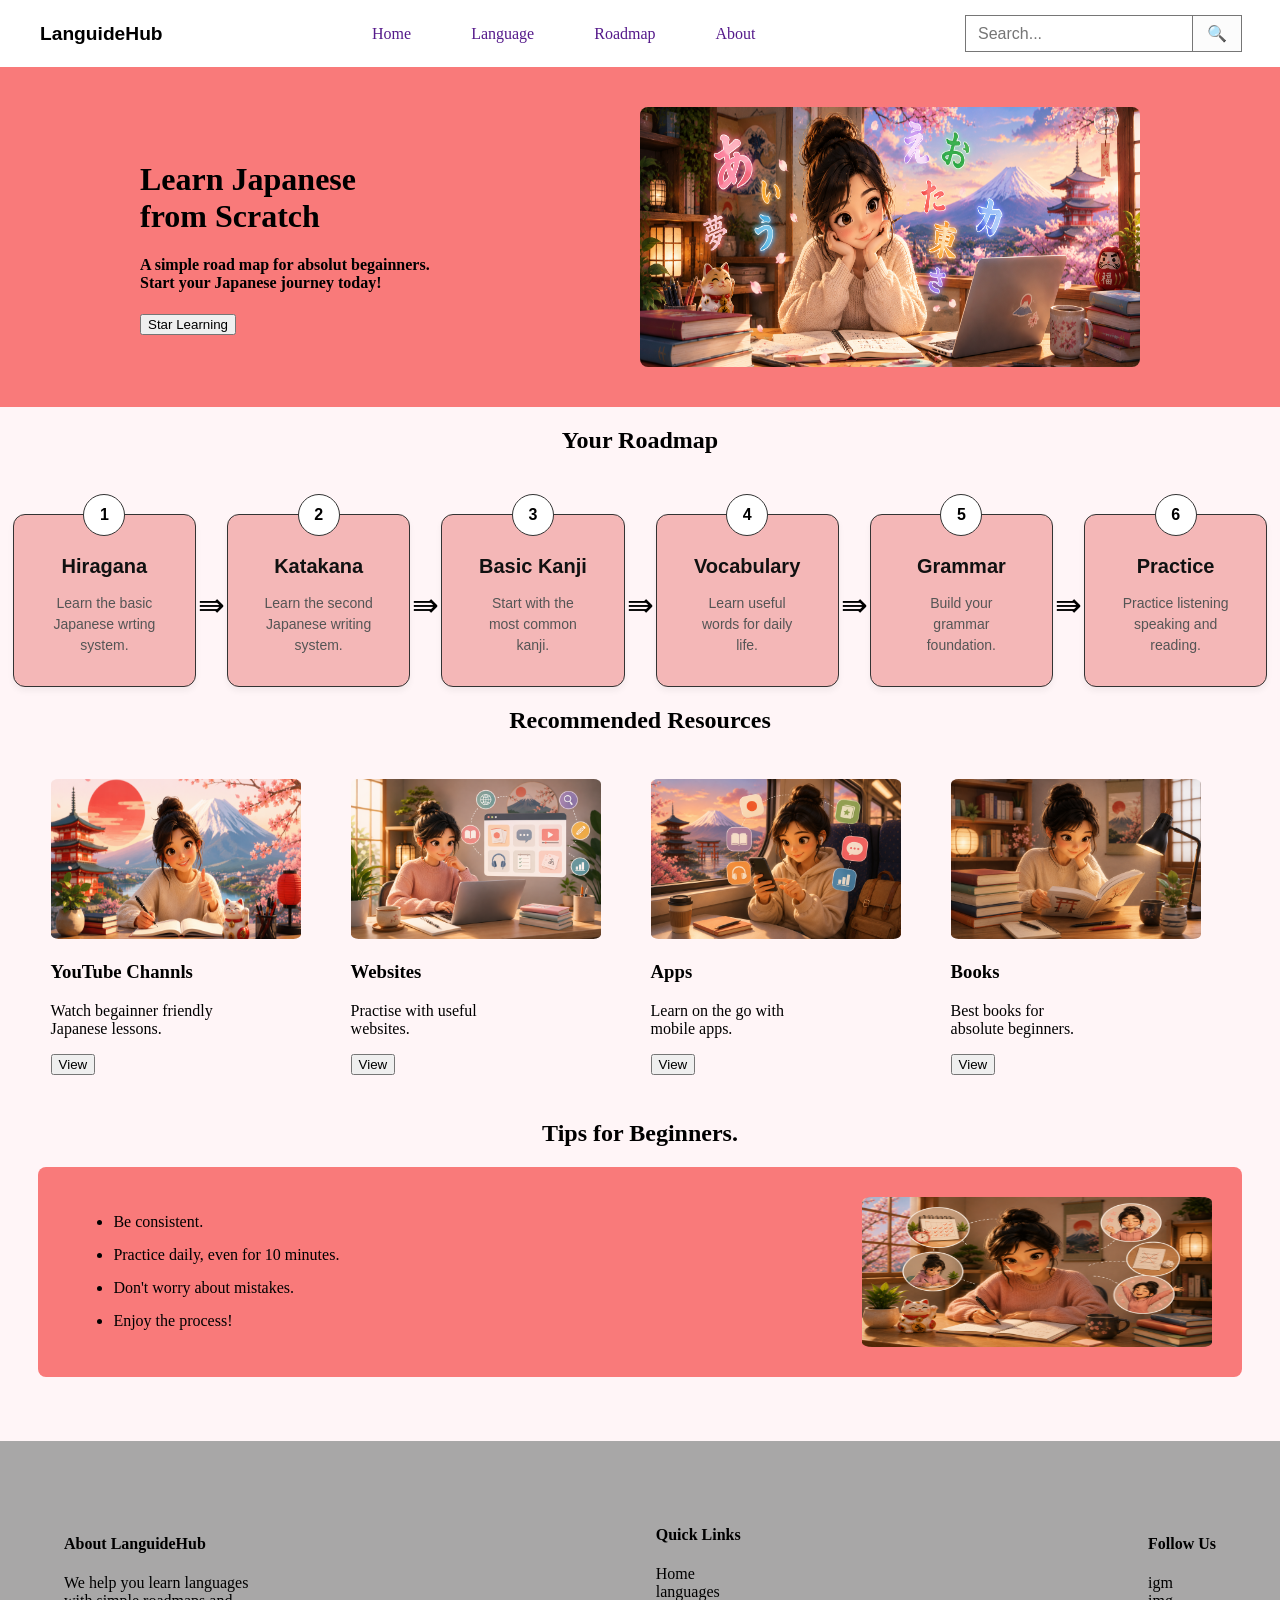
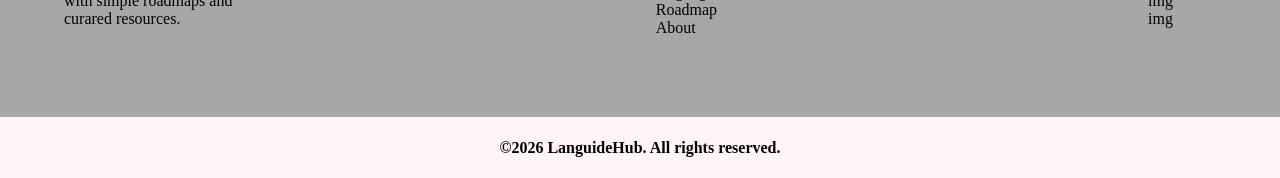
<file: templates/index.html>
<!DOCTYPE html>
<html lang="en">

<head>
  <link rel="stylesheet" href="../static/style.css"> <!--Linking html with css */ -->
  <meta charset="UTF-8">
  <title>Japanese-Roadmap</title>
</head>

<body>
  <!-- Header -->
  <div id="header">
    <div>
      <p>LanguideHub</p>
    </div>
    <div>
      <nav id="navbar">
        <a href="">Home</a>
        <a href="">Language</a>
        <a href="">Roadmap</a>
        <a href="">About</a>
      </nav>
    </div>
    <div>
      <form class="classic-search-box" action="/search" method="GET">
        <input type="search" class="classic-input" name="q" placeholder="Search..." required />
        <button type="submit" class="classic-btn">🔍</button>
      </form>
    </div>
  </div>
  <!-- Main Banner -->
  <div class="Main-banner">
    <div id="main-text">
      <div>
        <h1>Learn Japanese <br> from Scratch</h1>
        <h4>A simple road map for absolut begainners. <br>Start your Japanese journey today!</h4>
      </div>
      <button type="button">Star Learning</button>
    </div>
    <img id="banner" src="../static/image/banner.png" alt="Banner">
  </div>
  <!-- Roadmap-title -->
  <div id="card-banner">
    <div id="roadmap">
      <h2>Your Roadmap</h2>
    </div>
    <!-- Card containers -->
    <div id="card-containers">
      <div class="card" id="hiragana-card">
        <div class="step-1">1</div>
        <h3 class="hiragana-title">Hiragana</h3>
        <p class="hiragana-text">Learn the basic <br> Japanese wrting <br> system.</p>
      </div>
      <div class="arrow">⇛</div>
      <div class="card" id="katakana-card">
        <div class="step-2">2</div>
        <h3 class="katakana-title">Katakana</h3>
        <p class="katakana-text">Learn the second <br>Japanese writing <br> system.</p>
      </div>
      <div class="arrow">⇛</div>
      <div class="card" id="basic-kanji-card">
        <div class="step-3">3</div>
        <h3 class="kanji-title">Basic Kanji</h3>
        <p class="kanji-text">Start with the <br> most common <br> kanji.</p>
      </div>
      <div class="arrow">⇛</div>
      <div class="card" id="vocabulary-card">
        <div class="step-4">4</div>
        <h3 class="vocabulary-title">Vocabulary</h3>
        <p class="vocabulary-text">Learn useful <br> words for daily <br> life.</p>
      </div>
      <div class="arrow">⇛</div>
      <div class="card" id="grammar-card">
        <div class="step-5">5</div>
        <h3 class="grammar-title">Grammar</h3>
        <p class="grammar-text">Build your <br> grammar <br>foundation.</p>
      </div>
      <div class="arrow">⇛</div>
      <div class="card" id="practice-card">
        <div class="step-6">6</div>
        <h3 class="practice-title">Practice</h3>
        <p class="practice-text">Practice listening <br> speaking and <br> reading.</p>
      </div>
    </div>
  </div>
  <div>
    <!-- Recommended Resources -->
    <div id="recommended-resources">
      <h2>Recommended Resources</h2>
    </div>
    <!-- Resources -->
    <div id="resources">
      <div id="youtube-">
        <img id="rimage" src="../static/image/youtube.png" alt="youtube">
        <h3>YouTube Channls</h3>
        <p>Watch begainner friendly <br> Japanese lessons.</p>
        <button type="button">View</button>
      </div>
      <div id="websites-">
        <img id="rimage" src="../static/image/websites.png" alt="websites">
        <h3>Websites</h3>
        <p>Practise with useful <br> websites.</p>
        <button type="button">View</button>
      </div>
      <div id="apps-">
        <img id="rimage" src="../static/image/apps.png" alt="apps">
        <h3>Apps</h3>
        <p>Learn on the go with <br> mobile apps.</p>
        <button type="button">View</button>
      </div>
      <div id="books-">
        <img id="rimage" src="../static/image/books.png" alt="books">
        <h3>Books</h3>
        <p>Best books for <br> absolute beginners.</p>
        <button type="button">View</button>
      </div>
    </div>
  </div>
  <!-- Tips -->
  <div>
    <h2 class="tips">Tips for Beginners.</h2>
    <div id="tips-banner">
      <ul class="tips-text">
        <li>Be consistent.</li>
        <li>Practice daily, even for 10 minutes.</li>
        <li>Don't worry about mistakes.</li>
        <li>Enjoy the process!</li>
      </ul>
      <img id="tip-img" src="../static/image/tips.png" alt="tips">
    </div>
  </div>
  <div id="footer">

    <div>
      <h4>About LanguideHub</h4>
      <p>We help you learn languages <br> with simple roadmaps and <br> curared resources.</p>
    </div>
    <div>
      <h4> Quick Links</h4>
      <p>Home <br> languages <br>Roadmap <br>About</p>
    </div>

    <div>
      <h4>Follow Us</h4>
      <p>igm <br> img <br> img </p>
    </div>
  </div>
  <div style="text-align: center;">
    <h4>©2026 LanguideHub. All rights reserved.</h4>
  </div>
</body>

</html>
</file>
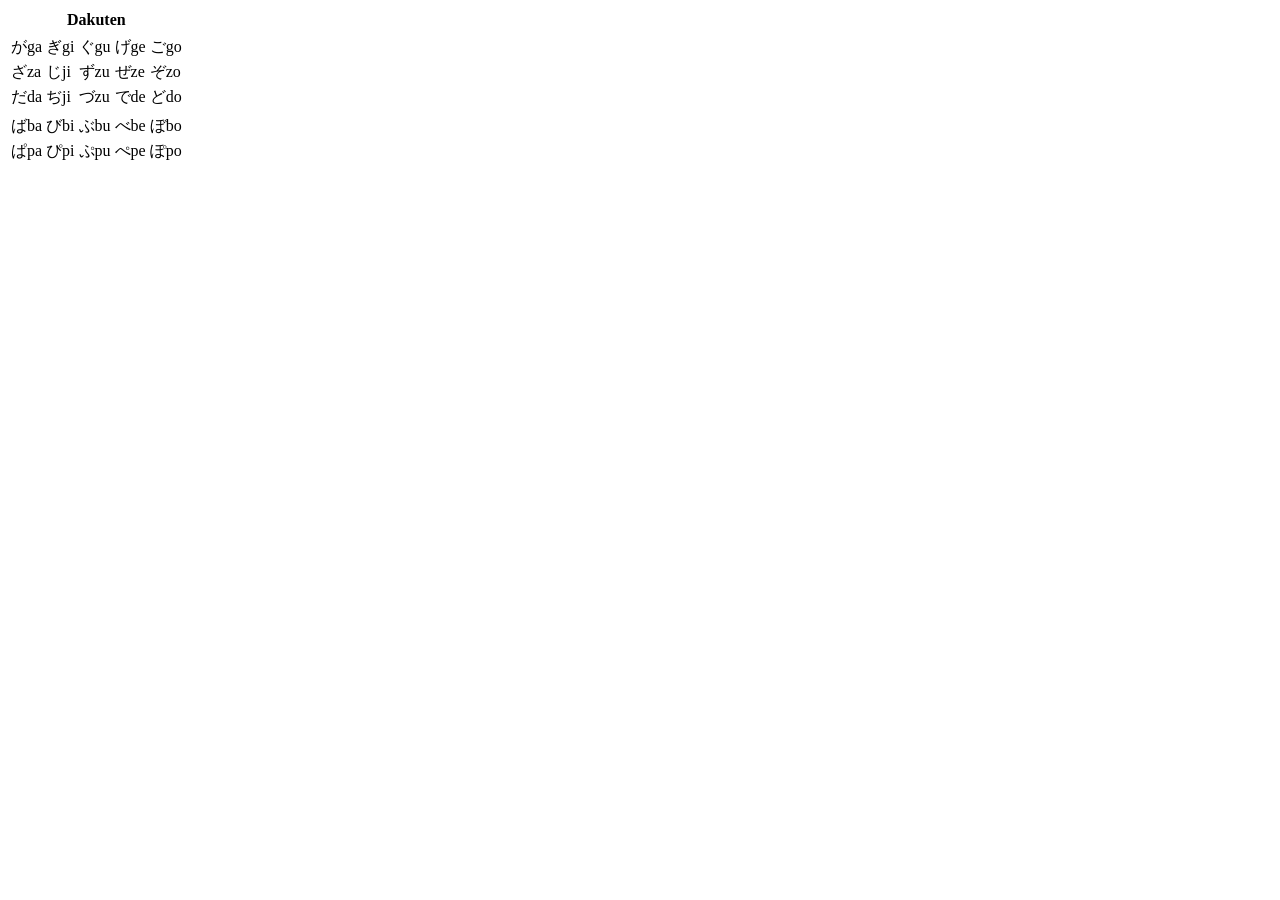
<file: templates/dakuten.html>
<!DOCTYPE html>
<html lang="en">
<head>
    <meta charset="UTF-8">
    <meta name="viewport" content="width=device-width, initial-scale=1.0">
    <title>Dakuten</title>
</head>
<body>
     <!-- Dakuten Hiragana  -->
                <div id="table-2"><!--table 2 div-->
                    <table class="hiragana-char">
                        <tr>
                            <th colspan="5">Dakuten</th>
                        </tr>
                        <tr>
                            <td class="empty-cell"></td>
                            <td class="empty-cell"></td>
                            <td class="empty-cell"></td>
                            <td class="empty-cell"></td>
                            <td class="empty-cell"></td>
                        </tr>

                        <tr>
                            <td><span class="char">が</span><span class="romaji">ga</span></td>
                            <td><span class="char">ぎ</span><span class="romaji">gi</span></td>
                            <td><span class="char">ぐ</span><span class="romaji">gu</span></td>
                            <td><span class="char">げ</span><span class="romaji">ge</span></td>
                            <td><span class="char">ご</span><span class="romaji">go</span></td>
                        </tr>
                        <tr>
                            <td><span class="char">ざ</span><span class="romaji">za</span></td>
                            <td><span class="char">じ</span><span class="romaji">ji</span></td>
                            <td><span class="char">ず</span><span class="romaji">zu</span></td>
                            <td><span class="char">ぜ</span><span class="romaji">ze</span></td>
                            <td><span class="char">ぞ</span><span class="romaji">zo</span></td>
                        </tr>
                        <tr>
                            <td><span class="char">だ</span><span class="romaji">da</span></td>
                            <td><span class="char">ぢ</span><span class="romaji">ji</span></td>
                            <td><span class="char">づ</span><span class="romaji">zu</span></td>
                            <td><span class="char">で</span><span class="romaji">de</span></td>
                            <td><span class="char">ど</span><span class="romaji">do</span></td>
                        </tr>
                        <tr>
                            <td class="empty-cell"></td>
                            <td class="empty-cell"></td>
                            <td class="empty-cell"></td>
                            <td class="empty-cell"></td>
                            <td class="empty-cell"></td>
                        </tr>
                        <tr>
                            <td><span class="char">ば</span><span class="romaji">ba</span></td>
                            <td><span class="char">び</span><span class="romaji">bi</span></td>
                            <td><span class="char">ぶ</span><span class="romaji">bu</span></td>
                            <td><span class="char">べ</span><span class="romaji">be</span></td>
                            <td><span class="char">ぼ</span><span class="romaji">bo</span></td>
                        </tr>
                        <tr>
                            <td><span class="char">ぱ</span><span class="romaji">pa</span></td>
                            <td><span class="char">ぴ</span><span class="romaji">pi</span></td>
                            <td><span class="char">ぷ</span><span class="romaji">pu</span></td>
                            <td><span class="char">ぺ</span><span class="romaji">pe</span></td>
                            <td><span class="char">ぽ</span><span class="romaji">po</span></td>
                        </tr>

                    </table>
                </div><!--table 2 div end-->
</body>
</html>
</file>
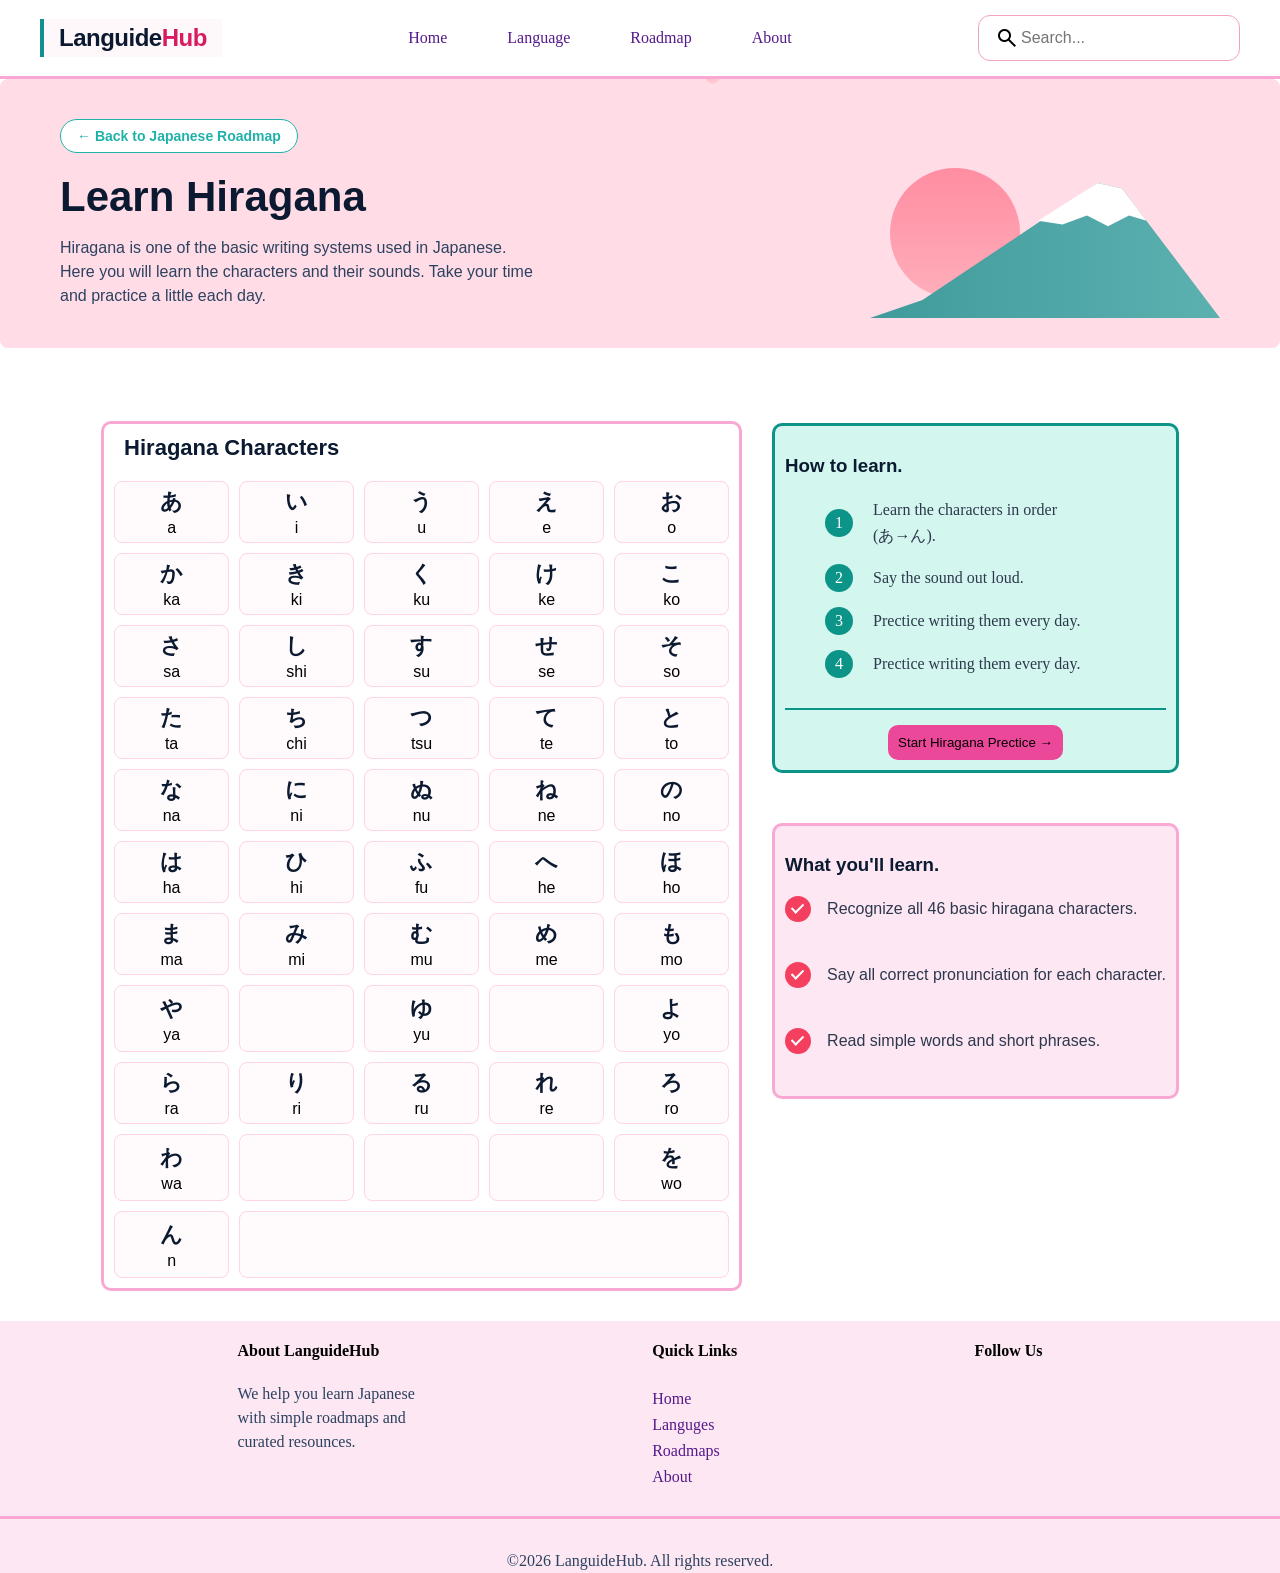
<file: templates/hiragana.html>
<!DOCTYPE html>
<html lang="en">

<head>
    <meta charset="UTF-8">
    <meta name="viewport" content="width=device-width, initial-scale=1.0">
    <title>Hirgana Charecters</title>
    <link rel="stylesheet" href="/static/hiragana.css">
    <link rel="stylesheet"
        href="https://fonts.googleapis.com/css2?family=Material+Symbols+Outlined:opsz,wght,FILL,GRAD@24,400,0,0&icon_names=search" />
</head>

<body>
    <div>
        <!--===================== Header section=================== -->
        <div id="header">
            <div class="brand-container">
                <span class="text-navy">Languide</span><span class="text-pink">Hub</span>
            </div>
            <div id="navbar">
                <nav>
                    <a href="">Home</a>
                    <a href="">Language</a>
                    <a href="">Roadmap</a>
                    <a href="">About</a>
                </nav>
            </div>
            <div>
                <form action="">
                    <div class="search">
                        <span class="search-icon material-symbols-outlined">search</span>
                        <input id="search-input" class="search-input" type="search" placeholder="Search...">
                    </div>
                </form>
            </div>

        </div>
        <!--======================== Hero section ===================== -->
        <div class="banner-container">
            <!-- Cherry Blossom Petals Background Layer -->
            <div class="petals-container">
                <div class="petal size-sm speed-slow pos-1"></div>
                <div class="petal size-md speed-fast pos-2"></div>
                <div class="petal size-lg speed-normal pos-3"></div>
                <div class="petal size-sm speed-fast pos-4"></div>
                <div class="petal size-md speed-slow pos-5"></div>
            </div>

            <!-- Left Content Side -->
            <div class="content-side">
                <button class="back-btn">
                    <span class="arrow">←</span> Back to Japanese Roadmap
                </button>
                <h1>Learn Hiragana</h1>
                <p>
                    Hiragana is one of the basic writing systems used in Japanese.<br>
                    Here you will learn the characters and their sounds. Take your time<br>
                    and practice a little each day.
                </p>
            </div>

            <!-- Right Graphic Side (The Mountain Artwork) -->
            <div class="graphic-container">
                <div class="sun"></div>
                <div class="mountain-base"></div>
                <div class="mountain-snow"></div>
            </div>
        </div>


        <div id="block">
            <!-- ===============Hiragana table============== -->
            <div id="Hiragana-table"> <!--full table div-->
                <div id="table-1"> <!--table 1 div-->
                    <!-- Removed border and cellpadding to let CSS handle it cleanly -->
                    <table class="hiragana-char">
                        <tr>
                            <th colspan="5">Hiragana Characters</th>
                        </tr>
                        <tr>
                            <td><span class="char">あ</span><span class="romaji">a</span></td>
                            <td><span class="char">い</span><span class="romaji">i</span></td>
                            <td><span class="char">う</span><span class="romaji">u</span></td>
                            <td><span class="char">え</span><span class="romaji">e</span></td>
                            <td><span class="char">お</span><span class="romaji">o</span></td>
                        </tr>
                        <tr>
                            <td><span class="char">か</span><span class="romaji">ka</span></td>
                            <td><span class="char">き</span><span class="romaji">ki</span></td>
                            <td><span class="char">く</span><span class="romaji">ku</span></td>
                            <td><span class="char">け</span><span class="romaji">ke</span></td>
                            <td><span class="char">こ</span><span class="romaji">ko</span></td>
                        </tr>
                        <tr>
                            <td><span class="char">さ</span><span class="romaji">sa</span></td>
                            <td><span class="char">し</span><span class="romaji">shi</span></td>
                            <td><span class="char">す</span><span class="romaji">su</span></td>
                            <td><span class="char">せ</span><span class="romaji">se</span></td>
                            <td><span class="char">そ</span><span class="romaji">so</span></td>
                        </tr>
                        <tr>
                            <td><span class="char">た</span><span class="romaji">ta</span></td>
                            <td><span class="char">ち</span><span class="romaji">chi</span></td>
                            <td><span class="char">つ</span><span class="romaji">tsu</span></td>
                            <td><span class="char">て</span><span class="romaji">te</span></td>
                            <td><span class="char">と</span><span class="romaji">to</span></td>
                        </tr>
                        <tr>
                            <td><span class="char">な</span><span class="romaji">na</span></td>
                            <td><span class="char">に</span><span class="romaji">ni</span></td>
                            <td><span class="char">ぬ</span><span class="romaji">nu</span></td>
                            <td><span class="char">ね</span><span class="romaji">ne</span></td>
                            <td><span class="char">の</span><span class="romaji">no</span></td>
                        </tr>
                        <tr>
                            <td><span class="char">は</span><span class="romaji">ha</span></td>
                            <td><span class="char">ひ</span><span class="romaji">hi</span></td>
                            <td><span class="char">ふ</span><span class="romaji">fu</span></td>
                            <td><span class="char">へ</span><span class="romaji">he</span></td>
                            <td><span class="char">ほ</span><span class="romaji">ho</span></td>
                        </tr>
                        <tr>
                            <td><span class="char">ま</span><span class="romaji">ma</span></td>
                            <td><span class="char">み</span><span class="romaji">mi</span></td>
                            <td><span class="char">む</span><span class="romaji">mu</span></td>
                            <td><span class="char">め</span><span class="romaji">me</span></td>
                            <td><span class="char">も</span><span class="romaji">mo</span></td>
                        </tr>
                        <tr>
                            <td><span class="char">や</span><span class="romaji">ya</span></td>
                            <td class="empty-cell"></td>
                            <td><span class="char">ゆ</span><span class="romaji">yu</span></td>
                            <td class="empty-cell"></td>
                            <td><span class="char">よ</span><span class="romaji">yo</span></td>
                        </tr>
                        <tr>
                            <td><span class="char">ら</span><span class="romaji">ra</span></td>
                            <td><span class="char">り</span><span class="romaji">ri</span></td>
                            <td><span class="char">る</span><span class="romaji">ru</span></td>
                            <td><span class="char">れ</span><span class="romaji">re</span></td>
                            <td><span class="char">ろ</span><span class="romaji">ro</span></td>
                        </tr>
                        <tr>
                            <td><span class="char">わ</span><span class="romaji">wa</span></td>
                            <td class="empty-cell"></td>
                            <td class="empty-cell"></td>
                            <td class="empty-cell"></td>
                            <td><span class="char">を</span><span class="romaji">wo</span></td>
                        </tr>
                        <tr>
                            <td><span class="char">ん</span><span class="romaji">n</span></td>
                            <!-- Keeps alignment correct for the last row -->
                            <td colspan="4" class="empty-cell"></td>
                        </tr>
                    </table>
                </div> <!--table 1 div end-->
                <div id="suggetion">
                    <div id="how-learn">
                        <h3 class="list1-title">How to learn.</h3>
                        <ol class="how-list">
                            <li>
                                <span class="numli">1</span>
                                <span class="list1-text">Learn the characters in order <br>(あ→ん).</span>
                            </li>
                            <li>
                                <span class="numli">2</span>
                                <span class="list1-text">Say the sound out loud.</span>
                            </li>
                            <li>
                                <span class="numli">3</span>
                                <span class="list1-text">Prectice writing them every day.</span>
                            </li>
                            <li>
                                <span class="numli">4</span>
                                <span class="list1-text">Prectice writing them every day.</span>
                            </li>
                        </ol>
                        <hr class="card-line">
                        <button id="hiraprect-btn">Start Hiragana Prectice →</button>
                    </div>
                    <div id="learn">
                        <h3 class="list-title">What you'll learn.</h3>
                        <ul class="learning-list">
                            <li>
                                <span class="checkmark"></span>
                                <span class="list-text">Recognize all 46 basic hiragana characters.</span>
                            </li>
                            <li>
                                <span class="checkmark"></span>
                                <span class="list-text">Say all correct pronunciation for each character.</span>
                            </li>
                            <li>
                                <span class="checkmark"></span>
                                <span class="list-text">Read simple words and short phrases.</span>
                            </li>
                        </ul>
                    </div>
    
                </div>
            </div>
            </div><!--Full table div end-->
        <!-- fotter -->
        <div id="main-footer">
            <div id="footer">
                <div>
                    <h4>About LanguideHub</h4>
                    <p>We help you learn Japanese <br> with simple roadmaps and <br>curated resounces.</p>
                </div>
                <div id="quick-links">
                    <h4>Quick Links</h4>
                    <a href="">Home</a>
                    <a href="">Languges</a>
                    <a href="">Roadmaps</a>
                    <a href="">About</a>
                </div>
                <div>
                    <h4>Follow Us</h4>
                </div>
            </div>
            <hr class="foot-line">
            <!-- copyright -->
            <div id="copy-right">
                <p>©2026 LanguideHub. All rights reserved.</p>
            </div>
        </div>
    </div>
</body>

</html>
</file>
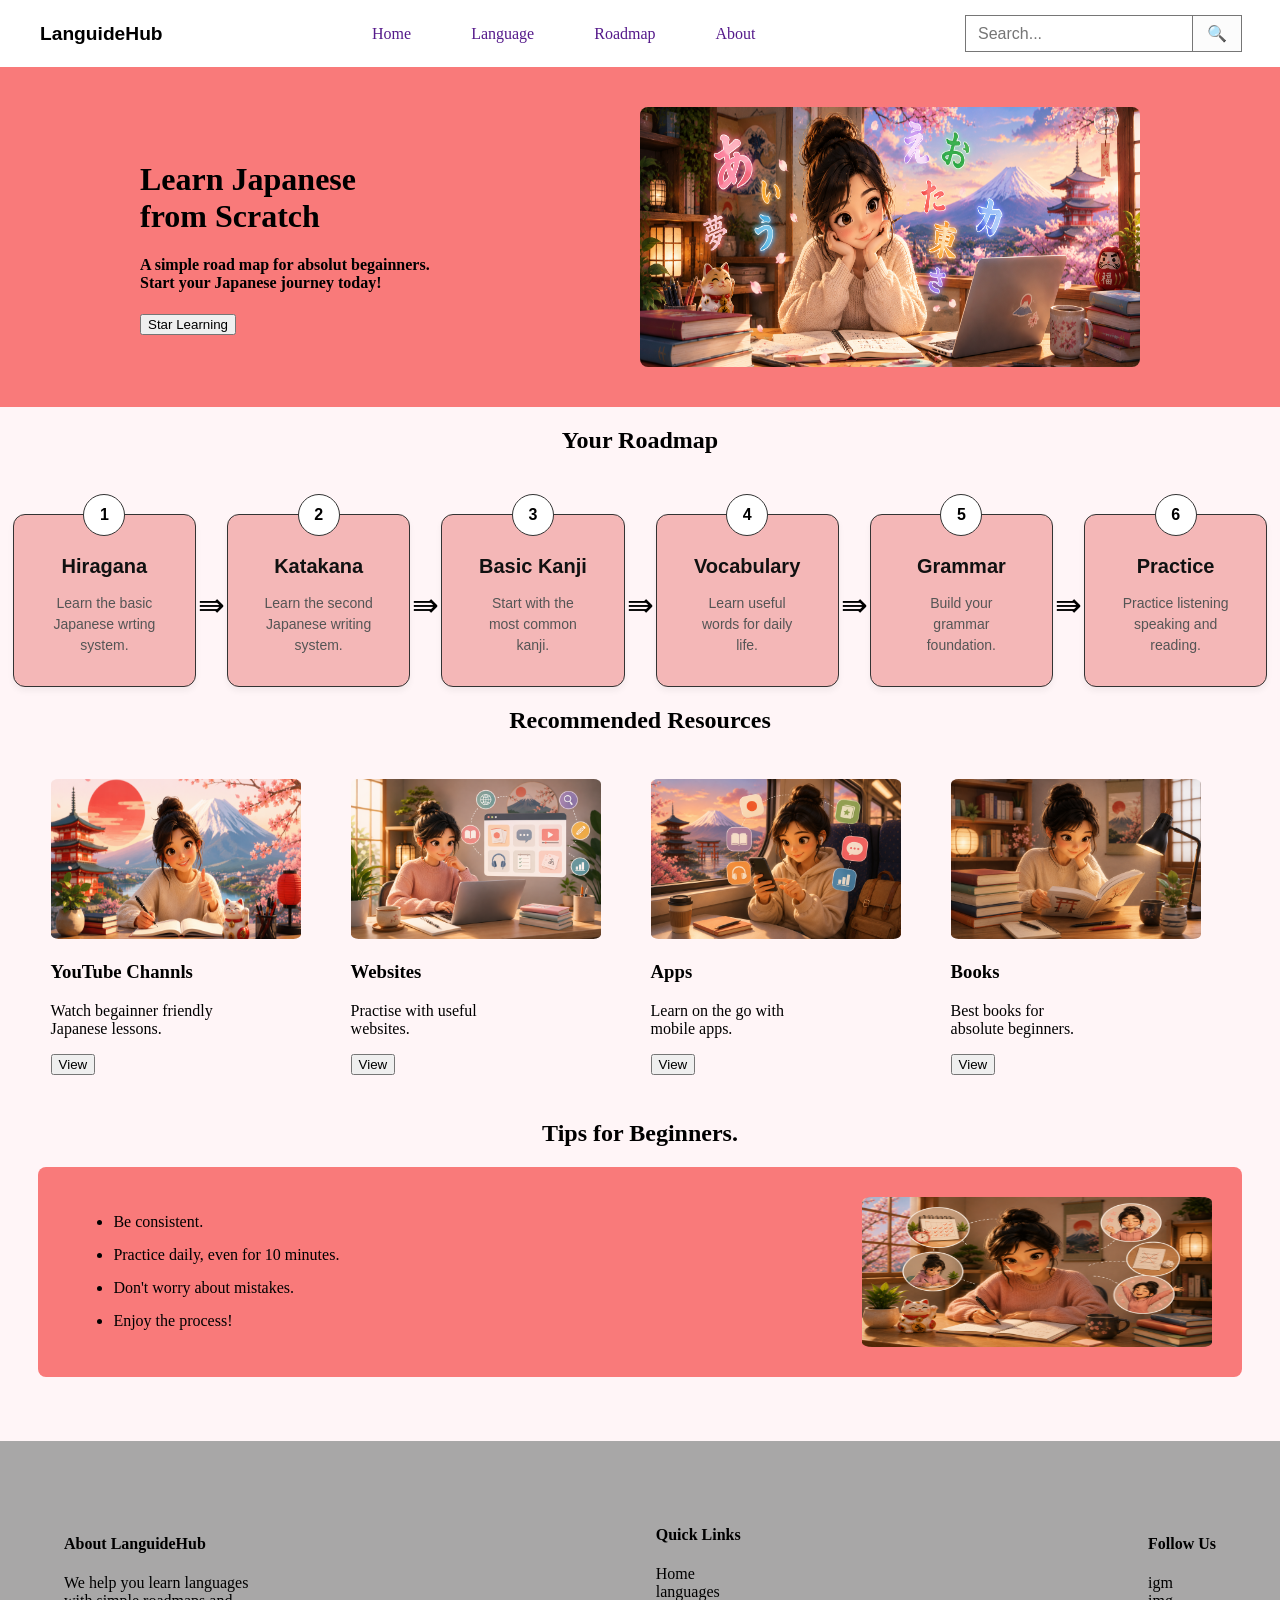
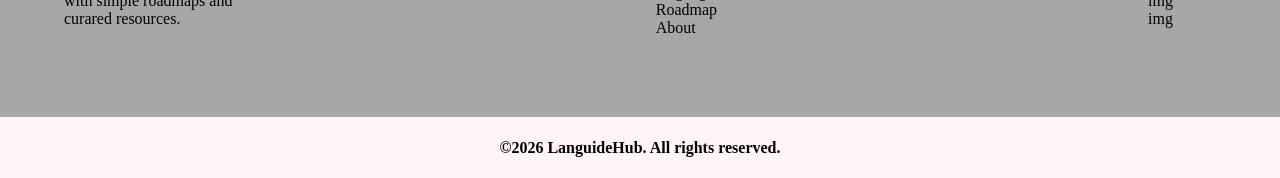
<file: templates/japanese.html>
<!DOCTYPE html>
<html lang="en">

<head>
  <link rel="stylesheet" href="../static/style.css"> <!--Linking html with css */ -->
  <meta charset="UTF-8">
  <title>Japanese-Roadmap</title>
</head>

<body>
  <!-- Header -->
  <div id="header">
    <div>
      <p>LanguideHub</p>
    </div>
    <div>
      <nav>
        <a href="">Home</a>
        <a href="">Language</a>
        <a href="">Roadmap</a>
        <a href="">About</a>
      </nav>
    </div>
    <div>
      <form class="classic-search-box" action="/search" method="GET">
        <input type="search" class="classic-input" name="q" placeholder="Search..." required />
        <button type="submit" class="classic-btn">🔍</button>
      </form>
    </div>
  </div>
  <!-- Main Banner -->
  <div class="Main-banner">
    <div id="main-text">
      <div>
        <h1>Learn Japanese <br> from Scratch</h1>
        <h4>A simple road map for absolut begainners. <br>Start your Japanese journey today!</h4>
      </div>
      <button type="button">Star Learning</button>
    </div>
    <img id="banner" src="../static/image/banner.png" alt="Banner">
  </div>
  <!-- Roadmap-title -->
  <div id="card-banner">
    <div id="roadmap">
      <h2>Your Roadmap</h2>
    </div>
    <!-- Card containers -->
    <div id="card-containers">
      <div class="card" id="hiragana-card">
        <div class="step-1">1</div>
        <h3 class="hiragana-title">Hiragana</h3>
        <p class="hiragana-text">Learn the basic <br> Japanese wrting <br> system.</p>
      </div>
      <div class="arrow">⇛</div>
      <div class="card" id="katakana-card">
        <div class="step-2">2</div>
        <h3 class="katakana-title">Katakana</h3>
        <p class="katakana-text">Learn the second <br>Japanese writing <br> system.</p>
      </div>
      <div class="arrow">⇛</div>
      <div class="card" id="basic-kanji-card">
        <div class="step-3">3</div>
        <h3 class="kanji-title">Basic Kanji</h3>
        <p class="kanji-text">Start with the <br> most common <br> kanji.</p>
      </div>
      <div class="arrow">⇛</div>
      <div class="card" id="vocabulary-card">
        <div class="step-4">4</div>
        <h3 class="vocabulary-title">Vocabulary</h3>
        <p class="vocabulary-text">Learn useful <br> words for daily <br> life.</p>
      </div>
      <div class="arrow">⇛</div>
      <div class="card" id="grammar-card">
        <div class="step-5">5</div>
        <h3 class="grammar-title">Grammar</h3>
        <p class="grammar-text">Build your <br> grammar <br>foundation.</p>
      </div>
      <div class="arrow">⇛</div>
      <div class="card" id="practice-card">
        <div class="step-6">6</div>
        <h3 class="practice-title">Practice</h3>
        <p class="practice-text">Practice listening <br> speaking and <br> reading.</p>
      </div>
    </div>
  </div>
  <div>
    <!-- Recommended Resources -->
    <div id="recommended-resources">
      <h2>Recommended Resources</h2>
    </div>
    <!-- Resources -->
    <div id="resources">
      <div id="youtube-">
        <img id="rimage" src="../static/image/youtube.png" alt="youtube">
        <h3>YouTube Channls</h3>
        <p>Watch begainner friendly <br> Japanese lessons.</p>
        <button type="button">View</button>
      </div>
      <div id="websites-">
        <img id="rimage" src="../static/image/websites.png" alt="websites">
        <h3>Websites</h3>
        <p>Practise with useful <br> websites.</p>
        <button type="button">View</button>
      </div>
      <div id="apps-">
        <img id="rimage" src="../static/image/apps.png" alt="apps">
        <h3>Apps</h3>
        <p>Learn on the go with <br> mobile apps.</p>
        <button type="button">View</button>
      </div>
      <div id="books-">
        <img id="rimage" src="../static/image/books.png" alt="books">
        <h3>Books</h3>
        <p>Best books for <br> absolute beginners.</p>
        <button type="button">View</button>
      </div>
    </div>
  </div>
  <!-- Tips -->
  <div>
    <h2 class="tips">Tips for Beginners.</h2>
    <div id="tips-banner">
      <ul class="tips-text">
        <li>Be consistent.</li>
        <li>Practice daily, even for 10 minutes.</li>
        <li>Don't worry about mistakes.</li>
        <li>Enjoy the process!</li>
      </ul>
      <img id="tip-img" src="../static/image/tips.png" alt="tips">
    </div>
  </div>
  <div id="footer">

    <div>
      <h4>About LanguideHub</h4>
      <p>We help you learn languages <br> with simple roadmaps and <br> curared resources.</p>
    </div>
    <div>
      <h4> Quick Links</h4>
      <p>Home <br> languages <br>Roadmap <br>About</p>
    </div>

    <div>
      <h4>Follow Us</h4>
      <p>igm <br> img <br> img </p>
    </div>
  </div>
  <div style="text-align: center;">
    <h4>©2026 LanguideHub. All rights reserved.</h4>
  </div>
</body>

</html>
</file>
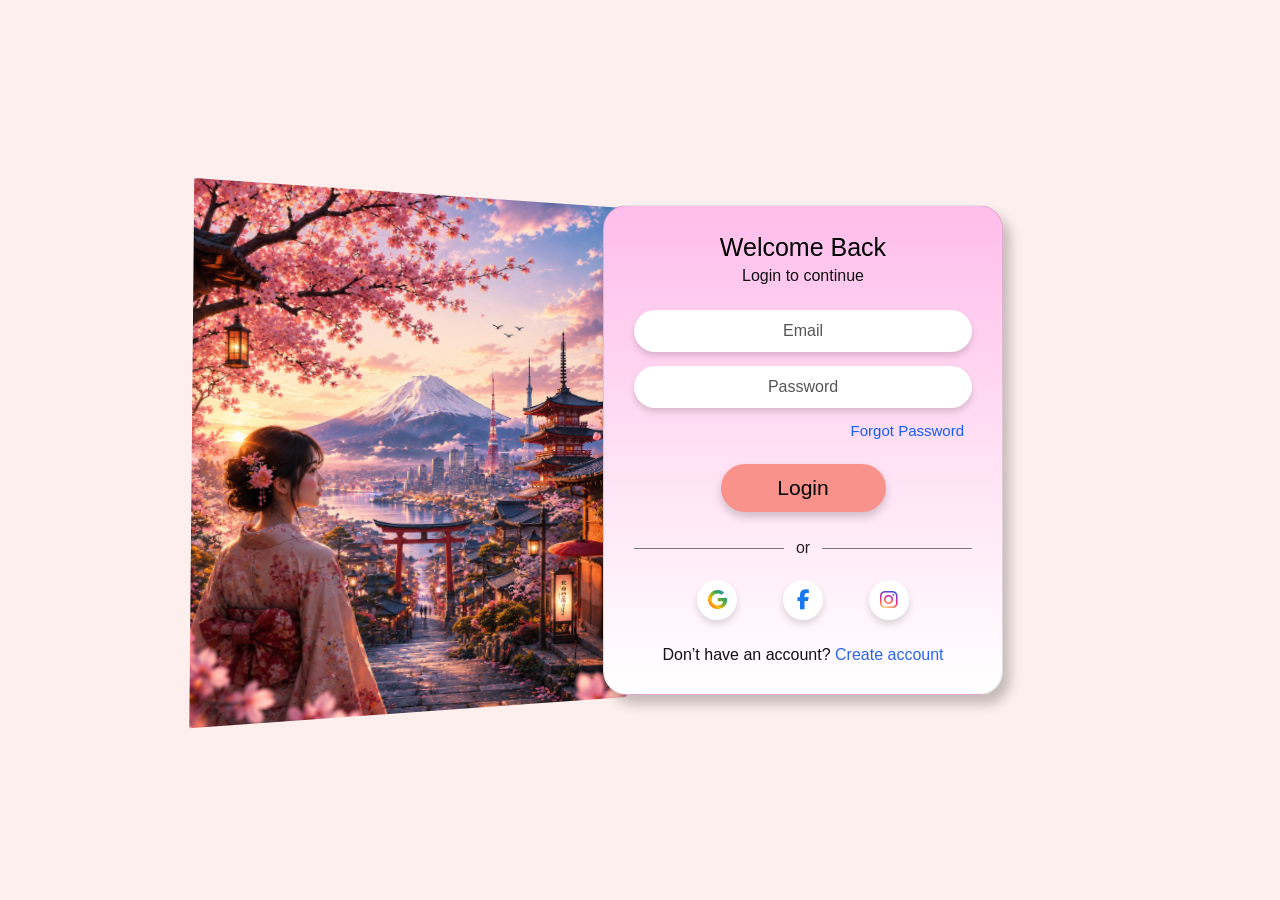
<file: templates/login.html>
<!doctype html>
<html lang="en">
<head>
  <meta charset="UTF-8" />
  <meta name="viewport" content="width=device-width, initial-scale=1.0" />

  <title>Login to Languide-hub</title>

  <!-- Font Awesome -->
  <link
    rel="stylesheet"
    href="https://cdnjs.cloudflare.com/ajax/libs/font-awesome/6.7.2/css/all.min.css"
  />

  <link rel="stylesheet" href="/static/login.css" />
</head>

<body>

  <main id="log-in">

    <!-- Left image -->
    <div class="loginimg-con">
      <img
        src="/static/image/login.png"
        alt="Japanese scenery"
        class="login-img"
      />
    </div>

    <!-- Login card -->
    <section class="login-card">

      <h2>Welcome Back</h2>

      <p class="subtitle">Login to continue</p>

      <form class="login-form">

        <input
          type="email"
          placeholder="Email"
          required
        />

        <input
          type="password"
          placeholder="Password"
          required
        />

        <a href="#" class="forgot-link">
          Forgot Password
        </a>

        <button type="submit" class="login-btn">
          Login
        </button>

      </form>

      <div class="divider">
        <span>or</span>
      </div>

      <div class="social-login">

        <a href="#" class="social-icon google" aria-label="Google">
          <i class="fa-brands fa-google"></i>
        </a>

        <a href="#" class="social-icon facebook" aria-label="Facebook">
          <i class="fa-brands fa-facebook-f"></i>
        </a>

        <a href="#" class="social-icon instagram" aria-label="Instagram">
          <i class="fa-brands fa-instagram"></i>
        </a>

      </div>

      <p class="signup-text">
        Don’t have an account?
        <a href="#">Create account</a>
      </p>

    </section>

  </main>

</body>
</html>
</file>
<file: static/style.css>
/* Container holding the text input and button together */
body{
  background-color: #FFF5F7;
}
.classic-search-box {
  display: flex;
  align-items: center;
  width: 100%;
  max-width: 300px;
  border: 1px solid #767676; /* Standard, subtle border outline */
  background-color: #fff;
}

/* The text input area */
.classic-input {
  flex: 1;
  padding: 8px 12px;
  font-size: 16px;
  font-family: Arial, sans-serif;
  border: none;
  outline: none;
  color: #333;
}

/* Light gray placeholder text styling */
.classic-input::placeholder {
  color: #757575;
}

/* The search button on the right side */
.classic-btn {
  padding: 8px 14px;
  font-size: 16px;
  background-color: #fcfcfc;
  color: #000;
  border: none;
  border-left: 1px solid #767676; /* Separates button from text field */
  cursor: pointer;
  display: flex;
  align-items: center;
  justify-content: center;
}

/* Subtle background color change when hovering over the button */
.classic-btn:hover {
  background-color: #f0f0f0;
}
/* ======================================================================
                          header
=========================================================================*/
#header{
  display: flex;
  align-items: center;
  justify-content: space-between;
  padding: 15px 40px;
  background-color: #ffffff;
}
#navbar nav{
    display: plex;
    gap: 24px;
}
#header nav{
  display: flex;
  gap: 60px;
}
#header nav a{
    text-decoration: none;
}
#header nav a:hover{
    color: #0066cc;
}
#header p {
  margin: 0;                      /* Removes default browser paragraph spacing */
  font-family: Arial, sans-serif;
  font-weight: bold;
  font-size: 1.2rem;
}

#banner{
    width: 500px;
    height: 260px;
    margin-top: 40px;
    margin-right: 100px;
    margin-top: 0%;
    border-radius: 8px;
}
.Main-banner{
display: flex;
  align-items: center; 
  justify-content: space-between; 
  gap: 20px;
  padding: 40px;
  background-color: #f97a7a;
  
  border-radius: 0px;
}
#main-text{
    margin-left: 100px;
}

#roadmap{
    text-align: center;
}


/*CARD CONTAINERS*/
/*  Hiragana Card-containers*/
/* CARD CONTAINERS */
#hiragana-card,
#katakana-card,
#basic-kanji-card,
#vocabulary-card,
#grammar-card,
#practice-card {
    position: relative;
    width: 150px;
    padding: 40px 20px 30px;
    margin-top: 40px;
    background-color: rgb(244, 183, 183);
    border: 1px solid #333;
    border-radius: 12px;
    text-align: center;
    font-family: Arial, sans-serif;
    box-shadow: 0 4px 6px rgba(0, 0, 0, 0.05);
}


/* STEP CIRCLES */
.step-1,
.step-2,
.step-3,
.step-4,
.step-5,
.step-6 {
    position: absolute;
    top: 0;
    left: 50%;
    transform: translate(-50%, -50%);
    width: 40px;
    height: 40px;
    background-color: #fff;
    border: 1px solid #333;
    border-radius: 50%;
    display: flex;
    align-items: center;
    justify-content: center;
    font-weight: bold;
    font-size: 16px;
}


/* TITLES */
.hiragana-title,
.katakana-title,
.kanji-title,
.vocabulary-title,
.grammar-title,
.practice-title {
    margin: 0 0 15px;
    font-size: 20px;
    color: #111;
}


/* TEXT */
.hiragana-text,
.katakana-text,
.kanji-text,
.vocabulary-text,
.grammar-text,
.practice-text {
    margin: 0;
    font-size: 14px;
    color: #555;
    line-height: 1.5;
}

#card-containers{
    display: flex;
    align-items: center;      /* Vertically centers the arrow with the cards */
    justify-content: center;
    gap: 2px;
    margin: 1%;
}
.arrow {
    margin-top: 4%;
  font-size: 2rem;
}
/* Recomanded */
#recommended-resources{
  text-align: center;
}
#rimage{
  width: 250px;
  height: 160px;
  border-radius: 3%;
}
#resources{
  display: flex;
  padding-left: 2%;
  align-items: center;
}
#youtube-,
#websites-,
#apps-,
#books-{
  margin: 25px;
}
/* tips */
.tips{
  text-align: center;
}
#tip-img{
  width: 350px;
  height: 150px;
  border-radius: 3%;
  
}
#tips-banner{
  display: flex;
  align-items: center;
  justify-content: space-between;
  gap: 20px;

  background-color: #f97a7a;
  padding: 30px;
  border-radius: 8px;
  margin-right: 3%;
  margin-left: 3%;
}
.tips-text{
  margin-left: 5px;
  display: flex;
  flex-direction: column; /* Keeps the list vertical */
  gap: 15px;            /* Adds 15px of space between each li */
}
#footer{
  display: flex;
  align-items: center;
  justify-content: space-between;
  padding: 5%;
  background-color: #a8a7a7;
  margin-top: 5%;

}
body {
    margin: 0;
    padding: 0;
}
</file>
<file: static/hiragana.css>
body{
    margin: 0%;
}
/* Logo */
.brand-container{
    display: inline-flex;
    align-items: center;
    padding: 5px 15px;
    background-color: #fff8fa;
    border-left: 4px solid #148f8f;
    font-family:  -apple-system, BlinkMacSystemFont, 'Segoe UI', Roboto, sans-serif;
    font-size: 24px;
    letter-spacing: -0.5px;
}
.text-navy{
    color: #0b1a30;
    font-weight: 700;
}
.text-pink{
    color: #d81b60;
    font-weight: 700;
}
/* Search-Bar */
.search{
    --padding: 10px 16px;
    width: max-content;
    display: flex;
    align-items: center;
    padding: var(--padding);
    background: #ffffff;
    border: 1.5px solid #f2a2c1;
    border-radius: 12px;
}
.search-input{
    font-size: 16px;
    font-family: 'Lexend', sans-serif;
    color: #333333;
    margin-left: var(--padding);
    border: none;
    background: transparent;
}
/* ====================================
                 HERO
==================================== */
/* Container Box */
.banner-container {
    background-color: #ffdce6; /* Light pink banner background */
    display: flex;
    justify-content: space-between;
    align-items: center;
    padding: 40px 60px;
    font-family: -apple-system, BlinkMacSystemFont, "Segoe UI", Roboto, sans-serif;
    position: relative;
    overflow: hidden;
    border-radius: 8px;
}

/* Typography & Content Styles */
.content-side {
    max-width: 55%;
    z-index: 2;
}

.back-btn {
    background: #ffffff;
    border: 1.5px solid #20b2aa;
    color: #20b2aa;
    padding: 8px 16px;
    border-radius: 20px;
    font-weight: 600;
    font-size: 14px;
    cursor: pointer;
    margin-bottom: 20px;
}

h1 {
    color: #0b1a30;
    font-size: 42px;
    margin: 0 0 15px 0;
    font-weight: 700;
}

p {
    color: #2c4260;
    font-size: 16px;
    line-height: 1.5;
    margin: 0;
}

/* Graphic Area Styling */
.graphic-container {
    position: relative;
    width: 350px;
    height: 180px;
    align-self: flex-end; /* Locks graphics to the bottom edge */
}

/* The Sun */
.sun {
    position: absolute;
    width: 130px;
    height: 130px;
    background: linear-gradient(to bottom, #ff8da1, #ffaebb);
    border-radius: 50%;
    bottom: 10px;
    left: 20px;
    z-index: 0;
}

/* Mountain Teal Base Layer */
.mountain-base {
    position: absolute;
    width: 100%;
    height: 100%;
    background: linear-gradient(to right, #419b9b, #5cb0b0);
    bottom: -10px;
    z-index: 1;
    /* Draws the sloped peak and base ridges */
    clip-path: polygon(0% 100%, 15% 90%, 65% 25%, 72% 28%, 100% 100%);
}

/* Snow Cap Overlay */
.mountain-snow {
    position: absolute;
    width: 100%;
    height: 100%;
    background: #ffffff;
    bottom: -10px;
    z-index: 2;
    /* Clips the white peak layer and shapes the jagged bottom ridges of the snow */
    clip-path: polygon(48% 46%, 65% 25%, 72% 28%, 79% 46%, 74% 43%, 68% 49%, 62% 43%, 55% 48%);
}
/* Container holding the background animation layers */
.petals-container {
    position: absolute;
    top: 0;
    left: 0;
    width: 100%;
    height: 100%;
    overflow: hidden;
    z-index: 1; /* Sits completely behind the content side text blocks */
    pointer-events: none; /* Prevents background petals from blocking text selections */
}

/* Individual Petal Core Graphic Shape */
.petal {
    position: absolute;
    background: linear-gradient(135deg, #ffaebb, #ffcad4);
    opacity: 0.85;
    /* Custom clip path structure forming a standard 5-point organic cherry petal shape */
    clip-path: polygon(50% 0%, 80% 20%, 100% 50%, 80% 90%, 50% 100%, 20% 90%, 0% 50%, 20% 20%);
    border-radius: 50% 50% 40% 40%;
}

/* Multi-Scale Petal Sizes */
.size-sm { width: 10px; height: 14px; }
.size-md { width: 14px; height: 20px; }
.size-lg { width: 18px; height: 25px; }

/* Dynamic Floating Speeds and Delays */
.speed-slow   { animation: driftAndSway 12s linear infinite; }
.speed-normal { animation: driftAndSway 9s  linear infinite; }
.speed-fast   { animation: driftAndSway 6s  linear infinite; }

/* Starting Placement Distributions across top area */
.pos-1 { top: -20px; left: 15%; animation-delay: 0s; }
.pos-2 { top: -20px; left: 35%; animation-delay: 2s; }
.pos-3 { top: -20px; left: 55%; animation-delay: 0.5s; }
.pos-4 { top: -20px; left: 75%; animation-delay: 4s; }
.pos-5 { top: -20px; left: 90%; animation-delay: 1.5s; }

/* Combined Downward Drift & Horizontal Sway Animation Keyframes */
@keyframes driftAndSway {
    0% {
        transform: translateY(0) translateX(0) rotate(0deg);
        opacity: 0;
    }
    10% {
        opacity: 0.85;
    }
    50% {
        /* Gently curves back and forth horizontally mid-flight */
        transform: translateY(120px) translateX(60px) rotate(180deg);
    }
    90% {
        opacity: 0.85;
    }
    100% {
        /* Loops and exits frame bottom-right cleanly */
        transform: translateY(260px) translateX(120px) rotate(360deg);
        opacity: 0;
    }
}


/* ======================================================================
                          header
=========================================================================*/
#header{
  display: flex;
  align-items: center;
  justify-content: space-between;
  padding: 15px 40px;
  background-color: #ffffff;
  border-bottom: solid #F9A8D4;
}
#navbar nav{
    display: plex;
    gap: 24px;
}
#header nav{
    display: flex;
    gap: 60px;
}
#header nav a{
    text-decoration: none;
}
#header nav a:hover{
    text-decoration: dashed;
    color: #F472B6;
}
#header p {
  margin: 0;                      /* Removes default browser paragraph spacing */
  font-family: Arial, sans-serif;
  font-weight: bold;
  font-size: 1.2rem;
}

/* ============================================================================
                            Table-Hiragana
============================================================================ */

 #Hiragana-table{
    display: flex;
    margin: 25px;
    justify-content: center;
    gap: 30px;
 }
 #table-1{
    margin-top: 48px;
 }

/* ===========Table================= */
.hiragana-char{
  border: solid #F9A8D4; 
  border-radius: 10px;
  border-spacing: 10px; /* Separates the cards */
  width: 100%;
  max-width: 600px;
  font-family: sans-serif;
}
/* Header style styling */
 .hiragana-char th{
    font-size: 22px;
    color: #0b1a30;
    text-align: left;
    padding-left: 10px;
    padding-bottom: 10px;
 }
/* Rounded card style for individual cells */
.hiragana-char td{
    background-color: #fffafc;
    border: 1px solid #ffd5e0;
    border-radius: 8px;
    padding: 5px 45px ;
    text-align: center;
    width: 20%;
}
/* Japanese Character layout */
.hiragana-char .char{
    display: block;
    font-size: 22px;
    font-weight: bold;
    color: #0b1a30;
    margin-bottom: 2px;
}
/* English */
.hiragana-char .romanji{
    display: block;
    font-size: 22px;
    color: #758294;
}
.empty-cell{
    height: 55px;
}




/* ==================================FOOTER========================================= */
#main-footer{
    background-color: #FCE7F3;
    margin-top: 30px;
}
#footer{
    display: flex;
    justify-content: space-evenly;

}


#quick-links {
    display: flex;
    flex-direction: column;
    gap: 8px;
}
#quick-links a{
    text-decoration: none;
}
#quick-links a:hover{
    color: #d81b60;
}
#copy-right{
    display: flex;
    align-items: center;
    justify-content: center;
    margin-top: 20px;
}
.foot-line {
  border: none;
  height: 3px;
  background-color: #F9A8D4; 
  margin: 30px 0;
}

/* ============================Suggetion=================================== */
.list-title{
    font-family: sans-serif;
    color: #0b1a30;
    margin-bottom: 20px;
}
.learning-list{
    list-style: none;
    padding:0;
    margin:0;
    font-family: sans-serif;
}

/* Checkmark */
.learning-list li{
    display: flex;
    align-items: center;
    margin-top: 15px;
    margin-bottom: 40px;
}
/* pink circle */
.checkmark{
    position: relative;
    display: inline-block;
    width: 26px;
    height: 26px;
    background-color: #f43f5e;
    border-radius: 50%;
    flex-shrink: 0;
    margin-right: 16px;
}
/* White check marks inside the circle */
.checkmark::after{
    content:" ";
    position: absolute;
    left: 9px;
    top: 5px;
    width: 5px;
    height: 10px;
    border: solid white;
    border-width: 0 2.5px 2.5px 0;
    transform: rotate(45deg);
}

.list-text{
    font-size: 16px;
    color: #2e384d;
    line-height: 26px;
}
#learn{
    border: solid #F9A8D4;
    padding: 10px;
    border-radius: 10px;
    background-color: #FCE7F3;
    height: 250px;
}

/* ==========================How to Learn====================== */
#how-learn{
    text-decoration: none;
    border: solid #0D9488;
    background-color: #d3f7ef;
    padding: 10px;
    border-radius: 10px;
    display: flex;
    flex-direction: column;
    margin-top: 50px;
    margin-bottom: 50px;
}
.list1-title{
    font-family: sans-serif;
    color: #0b1a30;
    margin-bottom: 20px;
}
.list1-text{
    font-size: 16px;
    color: #2e384d;
    line-height: 26px;
}
.card-line{
    border: 0;
    height: 2px;
    background-color: #0D9488;
    margin: 15px 0;
    width: 100%;
}
/* Button */
#hiraprect-btn{
    border: 0;
    background-color: #EC4899;
    border-radius: 10px;
    padding: 10px;
    display: flex;
    align-self: center;
    cursor: pointer;
}
.how-list{
    list-style-type: none;
    margin: 0;
}

.numli{
    margin-right: 20px;
    border: 0;
    background-color: #0D9488;
    border-radius: 50%;
    padding: 5px 10px;
    color: white;
}
.how-list li{
    display: flex;
    align-items: center;
    margin-bottom: 15px;
}
</file>
<file: static/login.css>
* {
    margin: 0;
    padding: 0;
    box-sizing: border-box;
}

body {
    
    width: 100%;
    min-height: 100vh;

    background: #fcefed;

    display: flex;
    justify-content: center;
    align-items: center;

    font-family: "Segoe UI", Tahoma, Geneva, Verdana, sans-serif;

    overflow: hidden;
}


/* ==========================================
   MAIN CONTAINER
========================================== */

#log-in {
    
    width: 830px;
    height: 500px;

    display: flex;
    align-items: center;

    position: relative;
}


/* ==========================================
   IMAGE
========================================== */

/* ==========================================
   3D IMAGE
========================================== */

.loginimg-con {
    width: 400px;
    height: 489px;

    flex-shrink: 0;

    overflow: visible;

    position: relative;
    z-index: 1;

    perspective: 1000px;
}

.login-img {
    width: 100%;
    height: 100%;

    display: block;

    object-fit: cover;
    object-position: center;

    padding: 0;
    margin: 0;

    /* 3D effect */
    transform:
        perspective(1000px)
        rotateY(8deg)
        rotateX(1deg);

    transform-origin: right center;

    border-radius: 2px;
} 

/* ==========================================
   LOGIN CARD
========================================== */
.login-card {
    width: 400px;
    height: 490px;

    flex-shrink: 0;

    position: relative;
    z-index: 5;

    /*
       Pull the card over the image.
       This is the important part.
    */
    margin-left: -22px;

    padding: 26px 30px 20px;

    border-radius: 24px;

    border: 1px solid rgba(0, 0, 0, 0.12);

    background: linear-gradient(
        to bottom,
        #ffbdeb 0%,
        #ffe0f4 50%,
        #ffffff 100%
    );

    box-shadow:
        7px 9px 12px rgba(0, 0, 0, 0.22);

    text-align: center;
}

/* ==========================================
   TITLE
========================================== */

.login-card h2 {
    margin: 0 0 5px;

    font-size: 25px;
    line-height: 1.2;

    font-weight: 500;

    color: #000;
}

.subtitle {
    margin: 0 0 25px;

    font-size: 16px;

    color: #111;
}


/* ==========================================
   FORM
========================================== */

.login-form {
    width: 100%;

    display: flex;
    flex-direction: column;

    align-items: stretch;
}


/* ==========================================
   INPUTS
========================================== */

.login-form input {
    width: 100%;
    height: 42px;

    display: block;

    margin: 0 0 14px;

    padding: 0 20px;

    border: none;
    outline: none;

    border-radius: 24px;

    background: #fff;

    font-size: 16px;

    text-align: center;

    color: #333;

    box-shadow:
        0 4px 6px rgba(0, 0, 0, 0.15);
}

.login-form input::placeholder {
    color: #555;
}


/* ==========================================
   FORGOT PASSWORD
========================================== */

.forgot-link {
    display: block;

    width: fit-content;

    margin: 0 8px 25px auto;

    font-size: 15px;

    color: #145cff;

    text-decoration: none;
}

.forgot-link:hover {
    text-decoration: underline;
}


/* ==========================================
   LOGIN BUTTON
========================================== */

.login-btn {
    display: block;

    width: 165px;
    height: 48px;

    margin: 0 auto 27px;

    padding: 0;

    border: none;
    border-radius: 25px;

    background: #fa928c;

    color: #000;

    font-size: 21px;
    font-weight: 500;

    cursor: pointer;

    box-shadow:
        0 5px 8px rgba(0, 0, 0, 0.18);
}

.login-btn:hover {
    transform: translateY(-1px);
}

.login-btn:active {
    transform: translateY(1px);
}


/* ==========================================
   DIVIDER
========================================== */

.divider {
    width: 100%;

    display: flex;
    align-items: center;

    margin: 0 0 23px;

    font-size: 16px;
    color: #222;
}

.divider::before,
.divider::after {
    content: "";

    display: block;

    flex: 1;

    height: 1px;

    background: #777;
}

.divider span {
    padding: 0 12px;
}


/* ==========================================
   SOCIAL ICONS
========================================== */

.social-login {
    width: 100%;

    display: flex;
    align-items: center;
    justify-content: center;

    gap: 46px;

    margin: 0 0 26px;
}

.social-icon {
    width: 40px;
    height: 40px;

    display: flex;
    align-items: center;
    justify-content: center;

    border-radius: 50%;

    background: #fff;

    text-decoration: none;

    font-size: 20px;

    box-shadow:
        0 4px 7px rgba(0, 0, 0, 0.14);
}


/* Google */

.social-icon.google i {
    background: linear-gradient(
        45deg,
        #ea4335,
        #fbbc05,
        #34a853,
        #4285f4
    );

    -webkit-background-clip: text;
    background-clip: text;

    -webkit-text-fill-color: transparent;
}


/* Facebook */

.social-icon.facebook i {
    color: #1877f2;
}


/* Instagram */

.social-icon.instagram i {
    background: radial-gradient(
        circle at 30% 107%,
        #fdf497 0%,
        #fdf497 5%,
        #fd5949 45%,
        #d6249f 60%,
        #285aeb 90%
    );

    -webkit-background-clip: text;
    background-clip: text;

    -webkit-text-fill-color: transparent;
}


/* ==========================================
   SIGN UP
========================================== */

.signup-text {
    margin: 0;

    font-size: 16px;

    color: #111;
}

.signup-text a {
    color: #2865e8;

    text-decoration: none;
}

.signup-text a:hover {
    text-decoration: underline;
}


/* ==========================================
   RESPONSIVE
========================================== */

@media (max-width: 850px) {

    body {
        overflow-y: auto;
    }

    #log-in {
        width: 95%;
        max-width: 810px;
    }

    .loginimg-con {
        width: 50%;
    }

    .login-card {
        width: 50%;
    }
}


@media (max-width: 650px) {

    body {
        padding: 20px;

        overflow-y: auto;
    }

    #log-in {
        width: 100%;
        height: auto;

        flex-direction: column;
    }

    .loginimg-con {
        width: 100%;
        max-width: 400px;
        height: 300px;

        border-radius: 20px 20px 0 0;
    }

    .login-card {
        width: 100%;
        max-width: 400px;
        height: auto;

        margin: -5px 0 0;

        border-radius: 24px;

        padding-bottom: 25px;
    }
}
</file>
